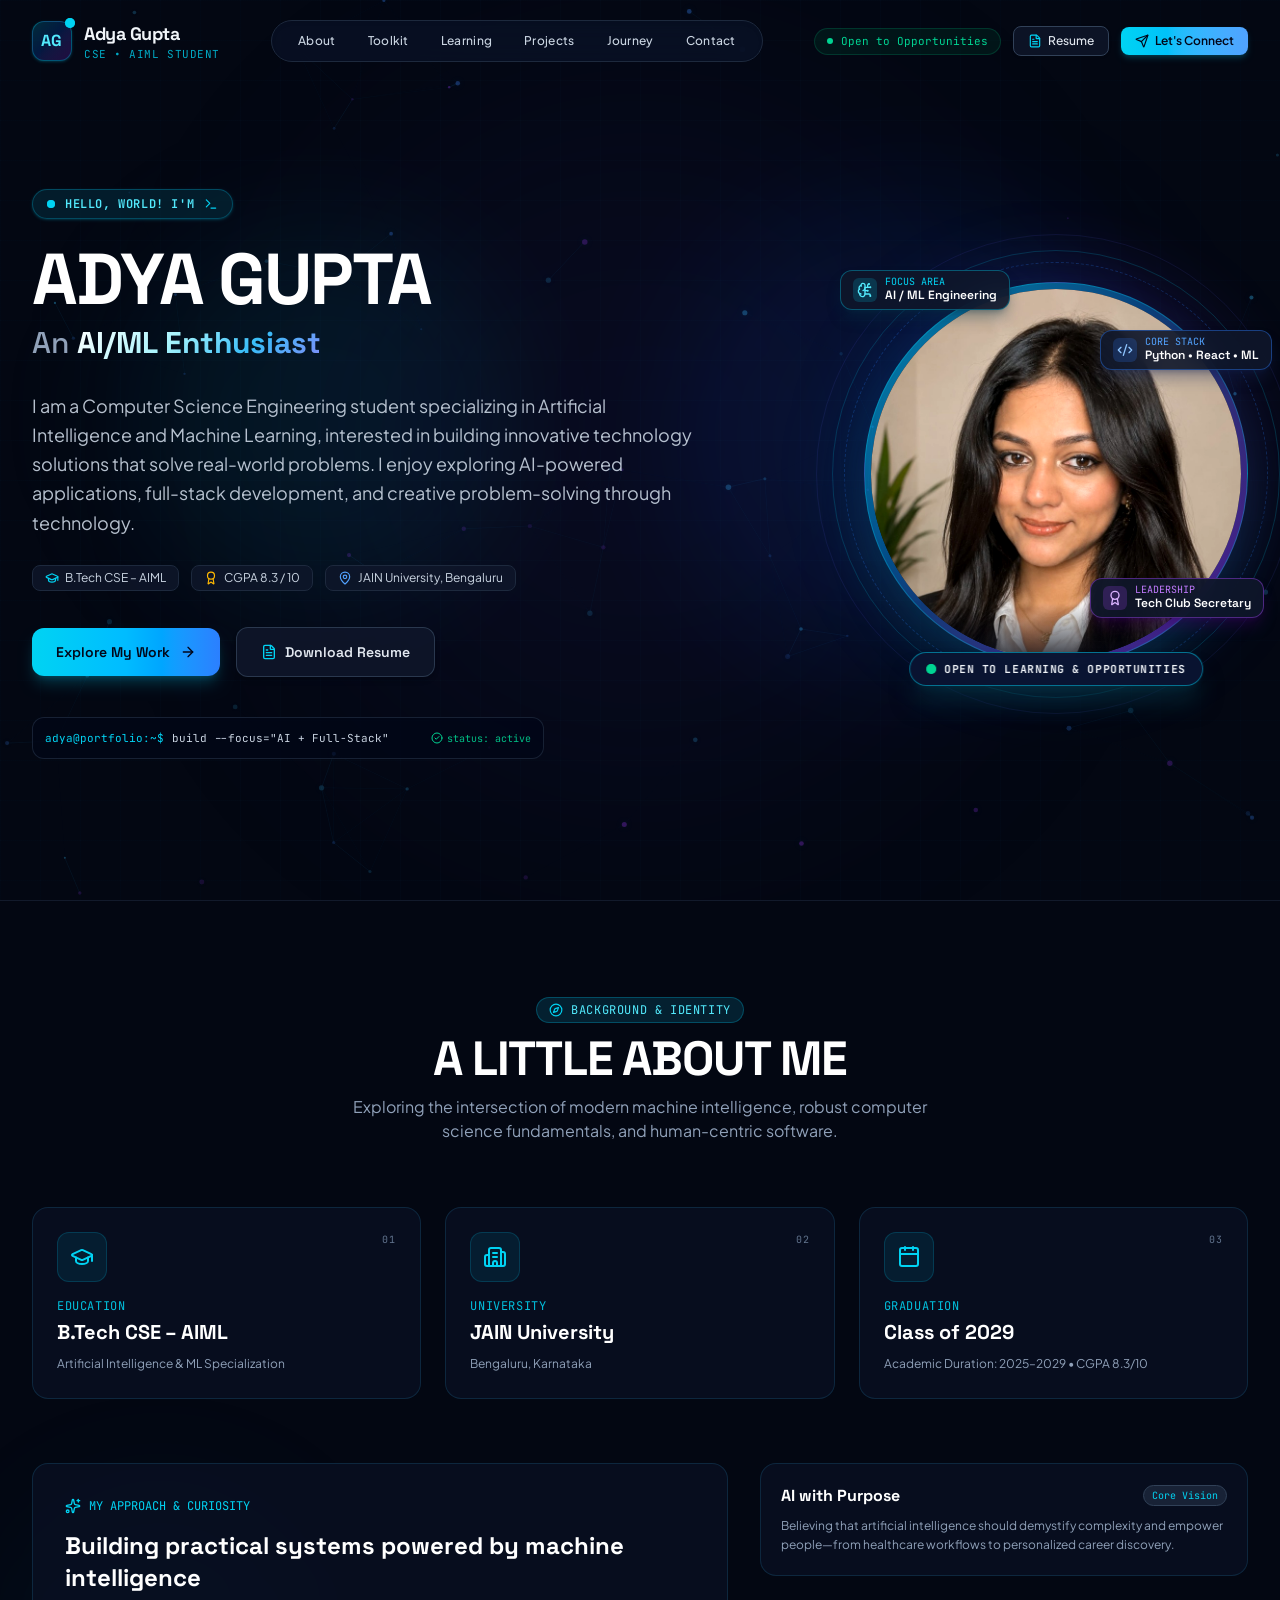
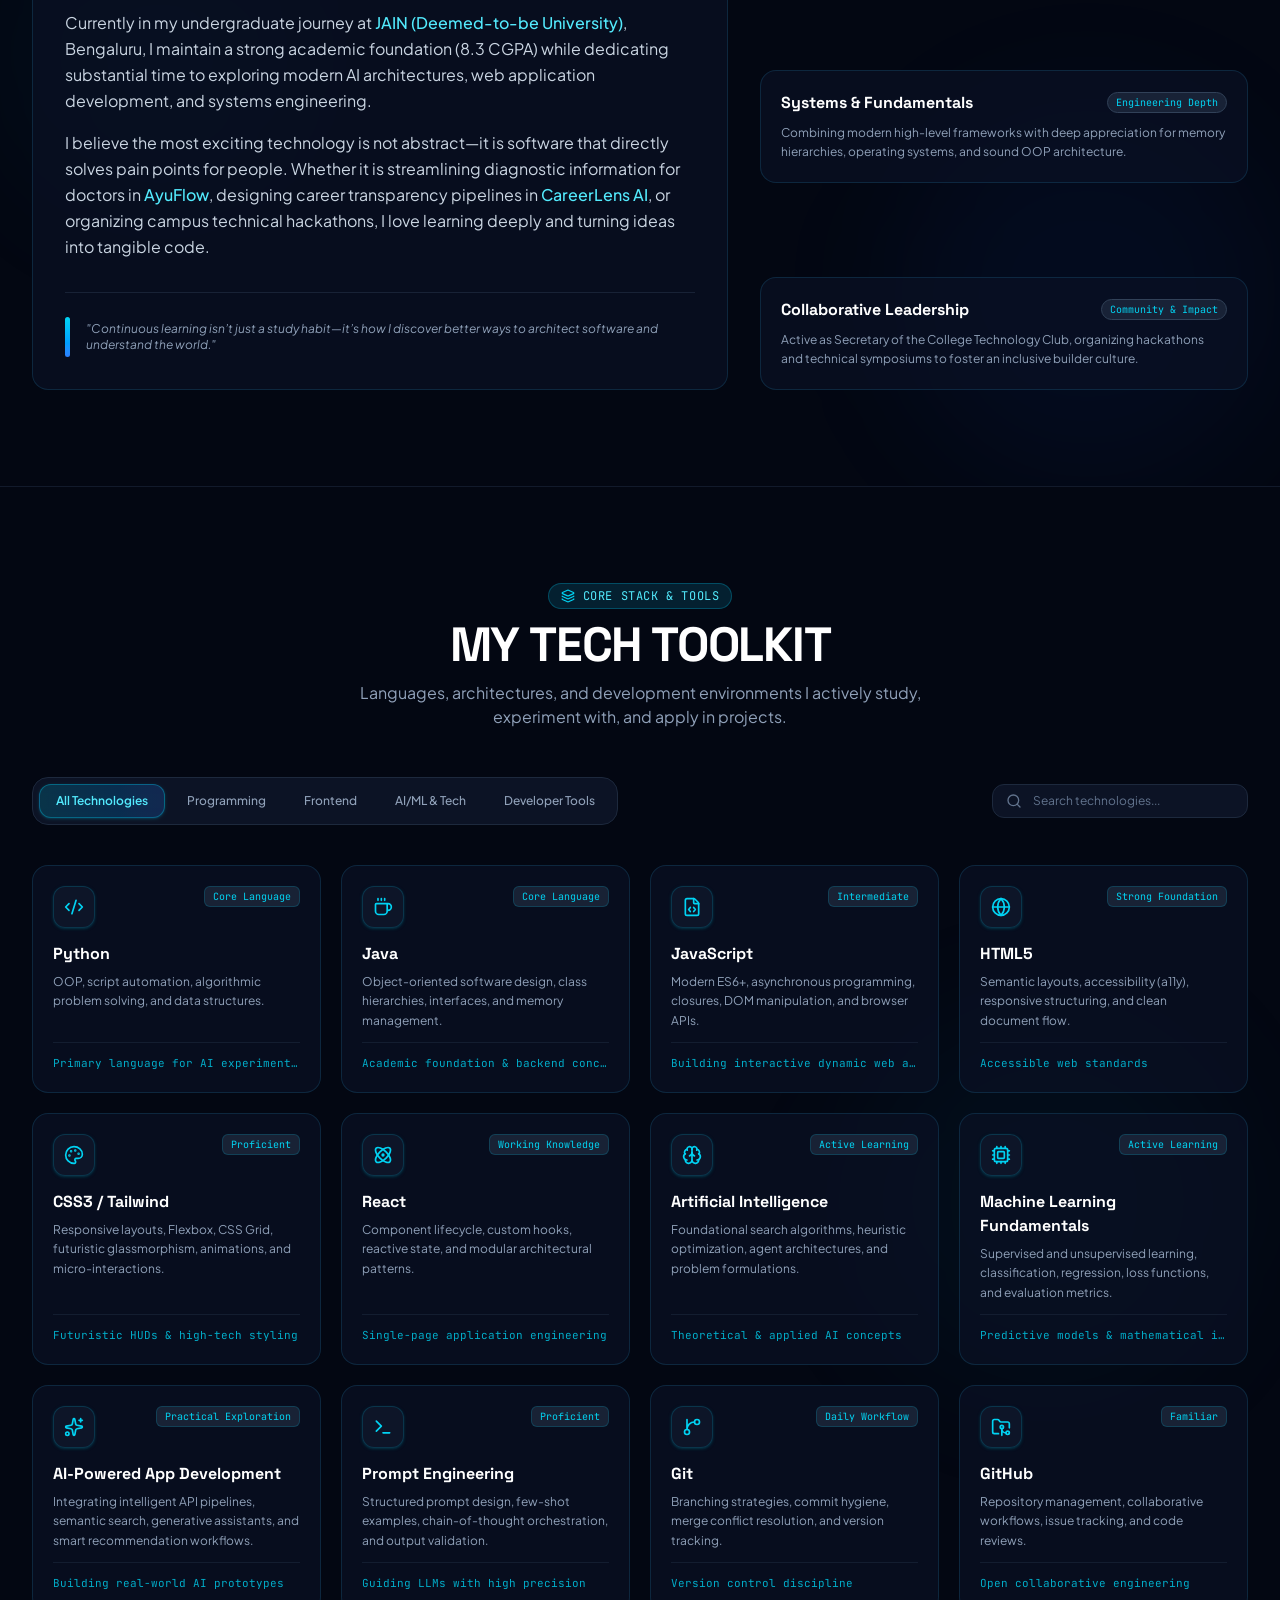
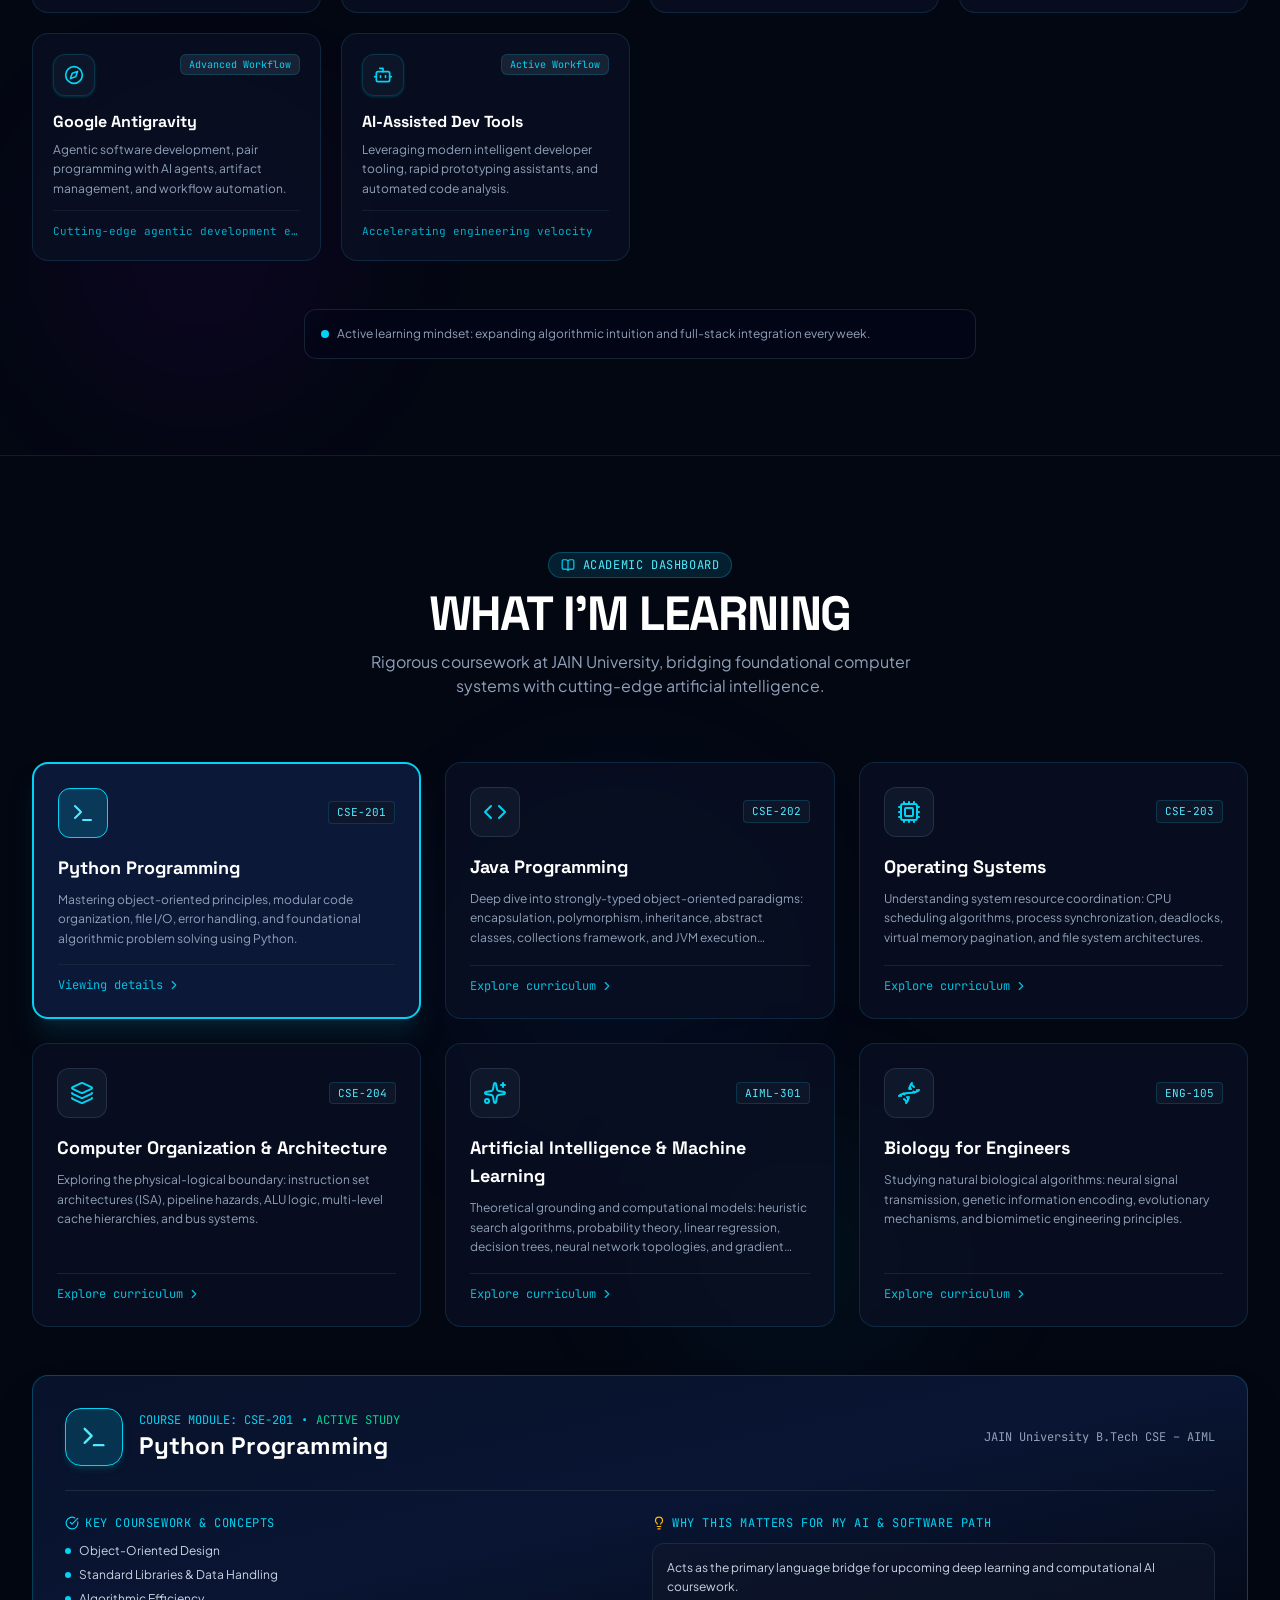
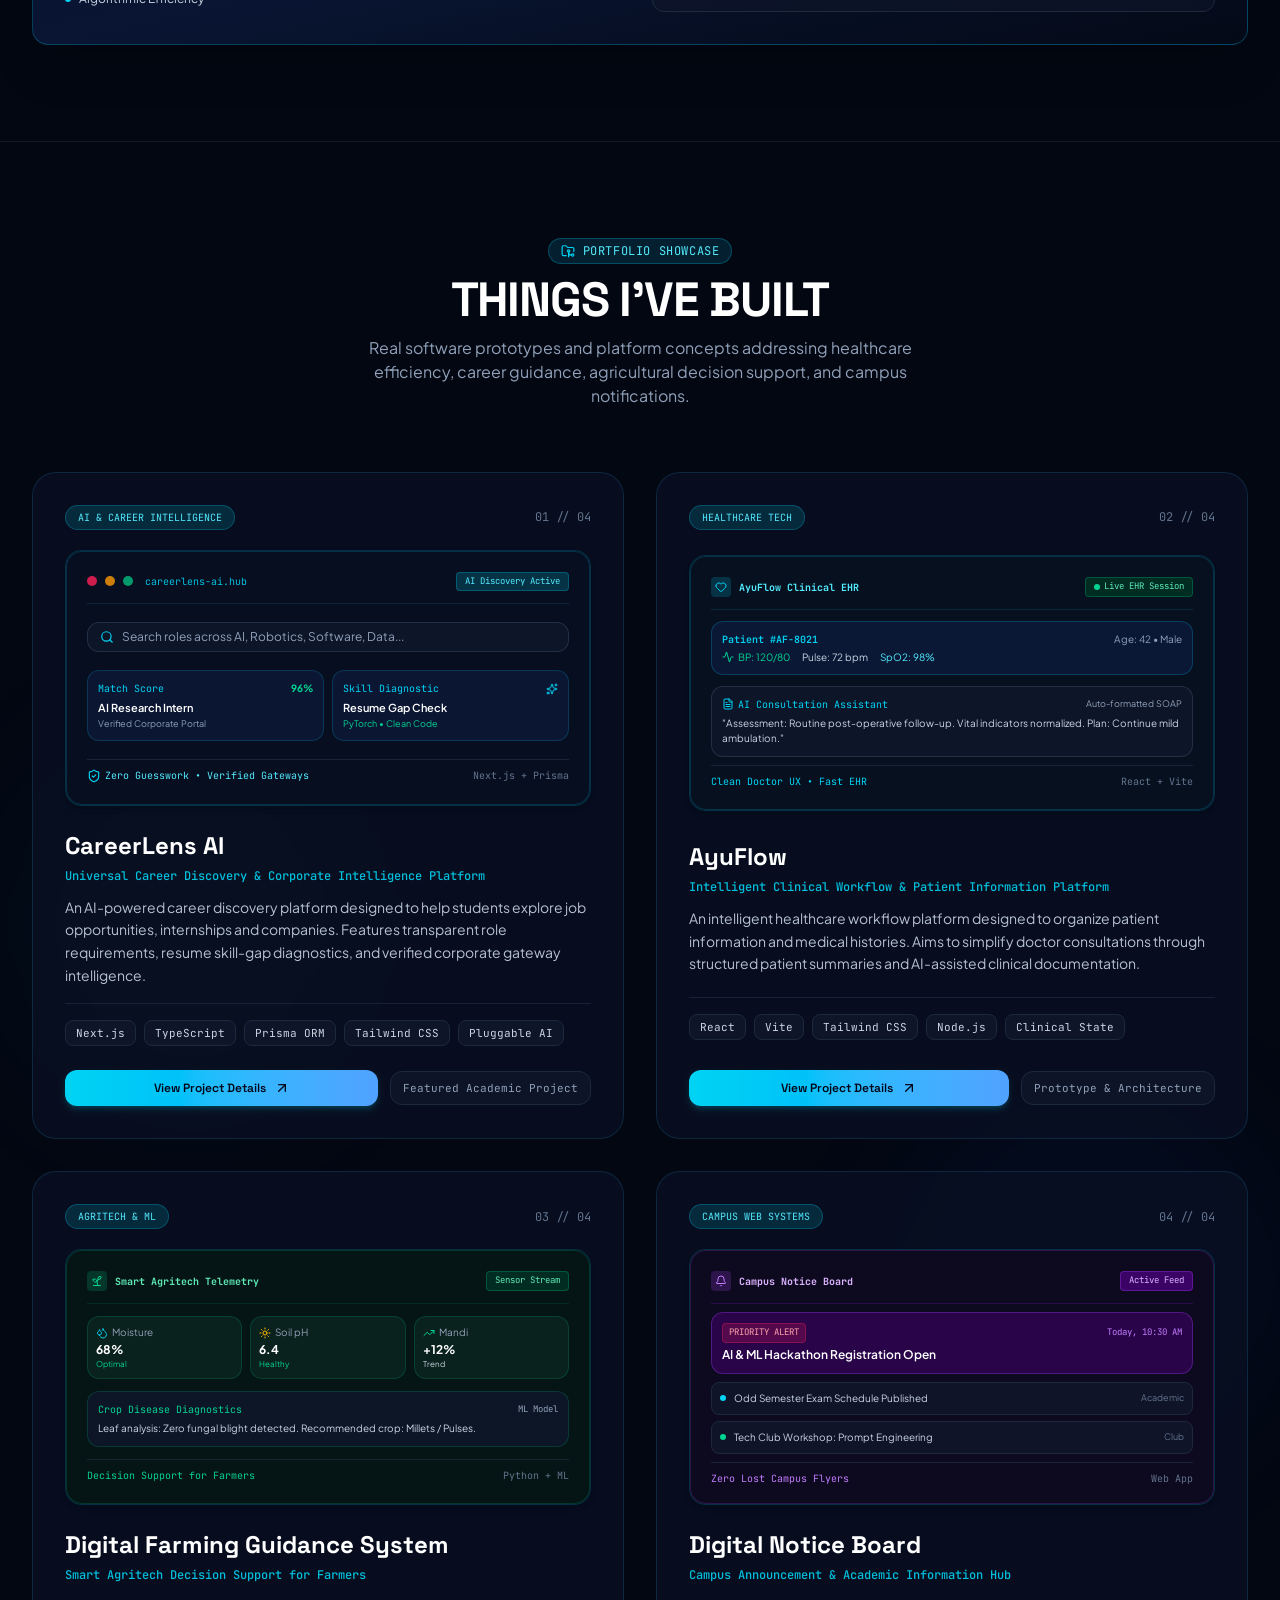
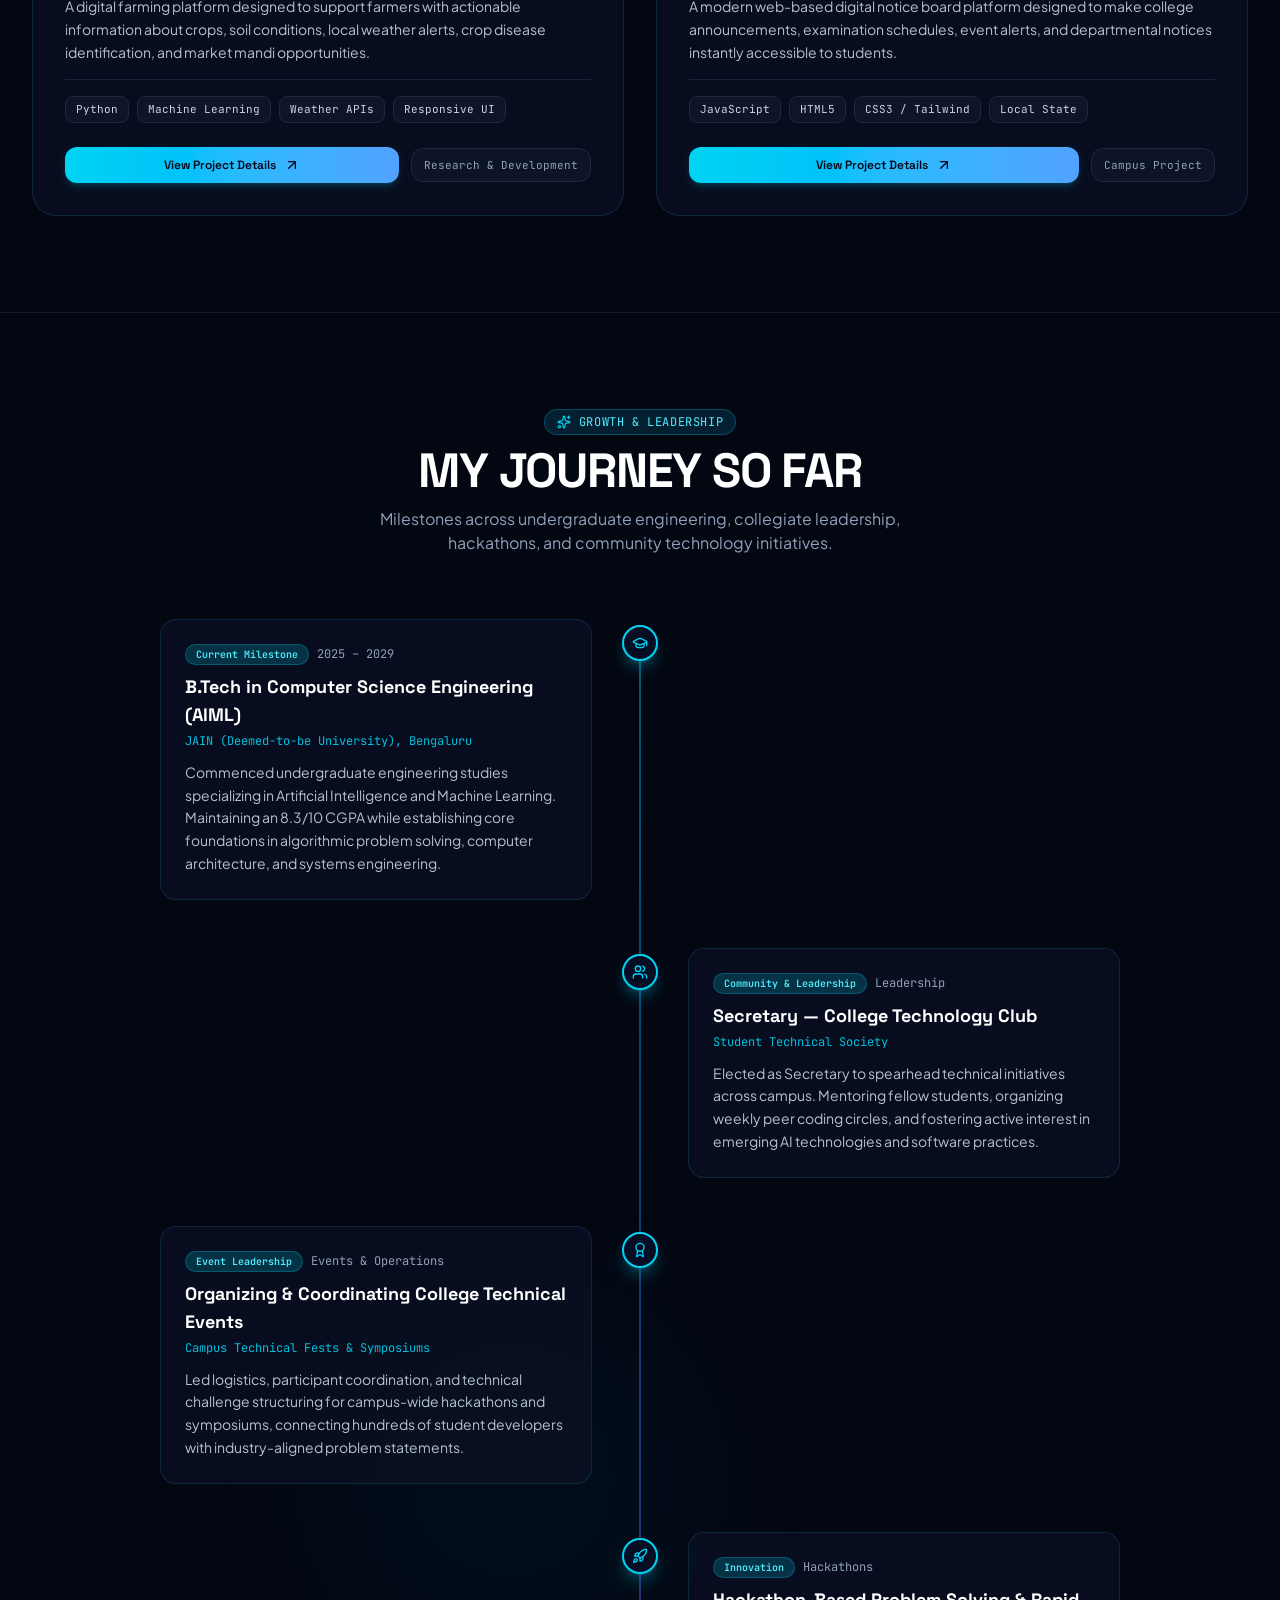
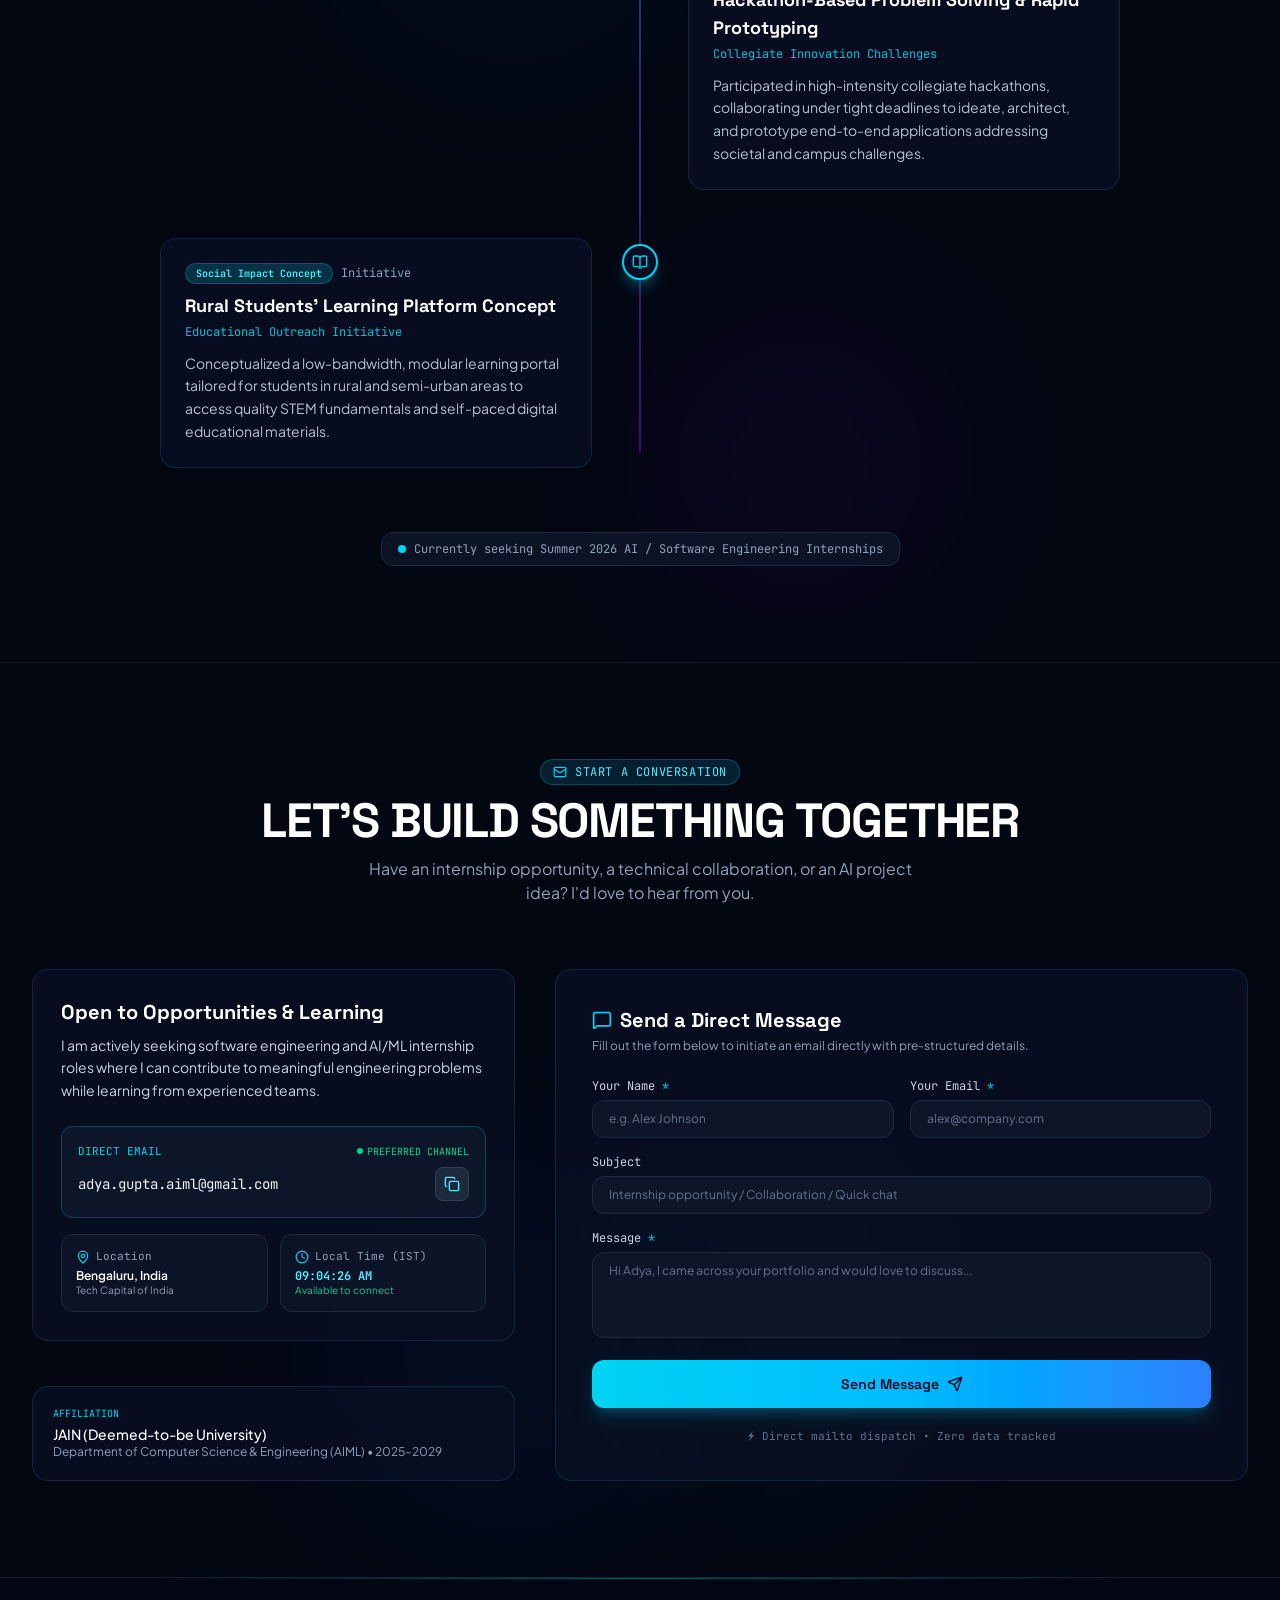
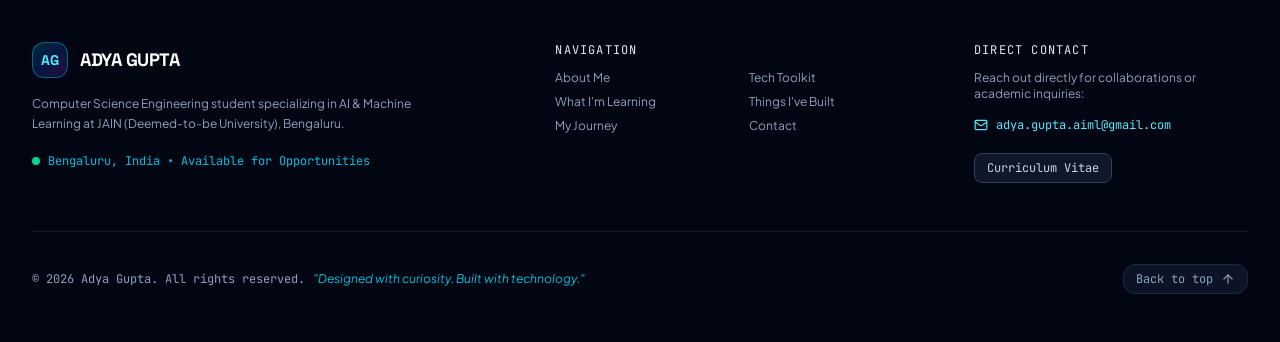
<file: index.html>
<!doctype html>
<html lang="en" class="scroll-smooth">
  <head>
    <meta charset="UTF-8" />
    <link rel="icon" type="image/svg+xml" href="data:image/svg+xml,<svg xmlns='http://www.w3.org/2000/svg' viewBox='0 0 100 100'><rect width='100' height='100' rx='25' fill='%23050c1f'/><circle cx='50' cy='50' r='32' stroke='%2306b6d4' stroke-width='4' fill='none'/><circle cx='50' cy='50' r='14' fill='%233b82f6'/><path d='M35 50h30M50 35v30' stroke='%2338bdf8' stroke-width='3'/></svg>" />
    <meta name="viewport" content="width=device-width, initial-scale=1.0" />
    <meta name="description" content="Adya Gupta — B.Tech Computer Science Engineering (AI & ML) student at JAIN University, Bengaluru. Aspiring AI/ML Engineer and Full-Stack Developer." />
    <meta name="theme-color" content="#030712" />
    <title>Adya Gupta | AI/ML Student & Developer Portfolio</title>
    
    <!-- Modern Tech Fonts -->
    <link rel="preconnect" href="https://fonts.googleapis.com">
    <link rel="preconnect" href="https://fonts.gstatic.com" crossorigin>
    <link href="https://fonts.googleapis.com/css2?family=JetBrains+Mono:wght@400;500;700&family=Plus+Jakarta+Sans:wght@300;400;500;600;700;800&family=Space+Grotesk:wght@400;500;600;700&display=swap" rel="stylesheet">
    <script type="module" crossorigin src="./assets/index-_04byHTU.js"></script>
    <link rel="stylesheet" crossorigin href="./assets/index-DSK23yyZ.css">
  </head>
  <body class="bg-[#030712] text-slate-200 antialiased selection:bg-cyan-500/30 selection:text-cyan-200 overflow-x-hidden font-sans">
    <div id="root"></div>
  </body>
</html>
</file>
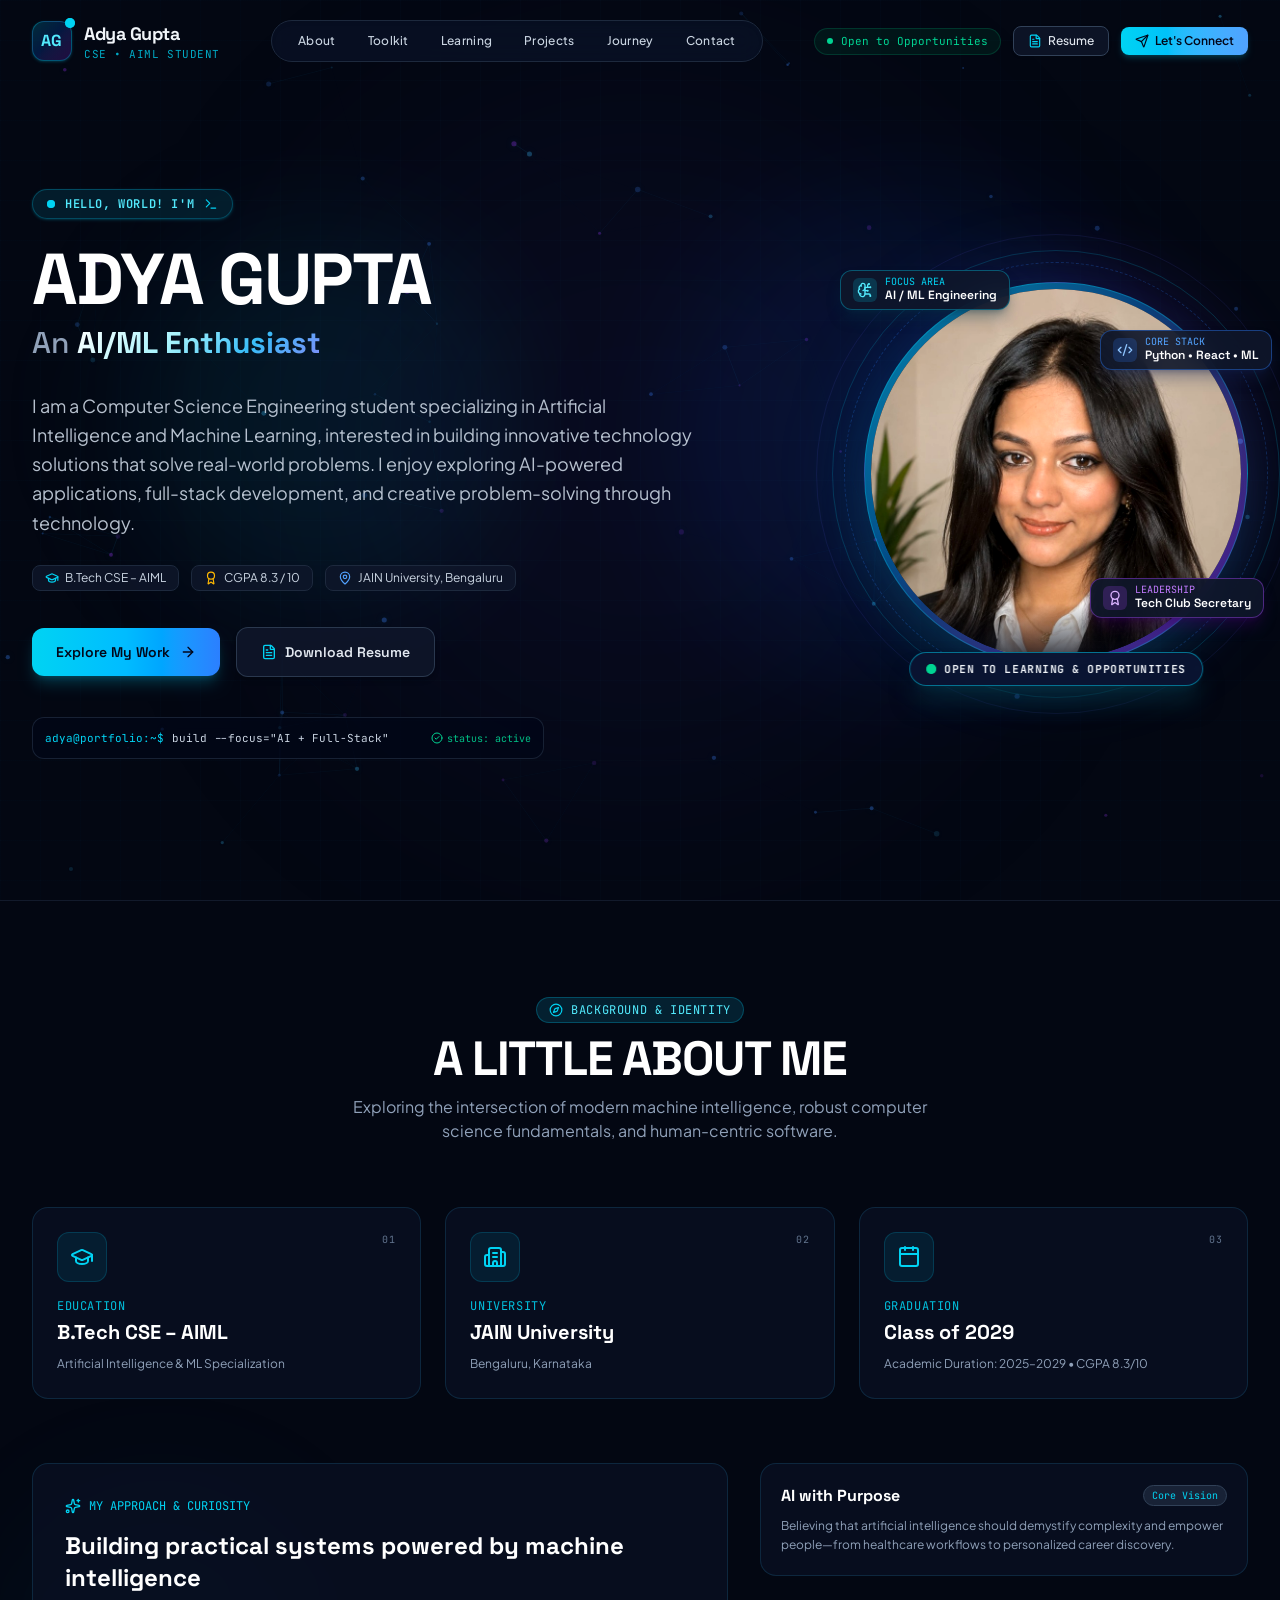
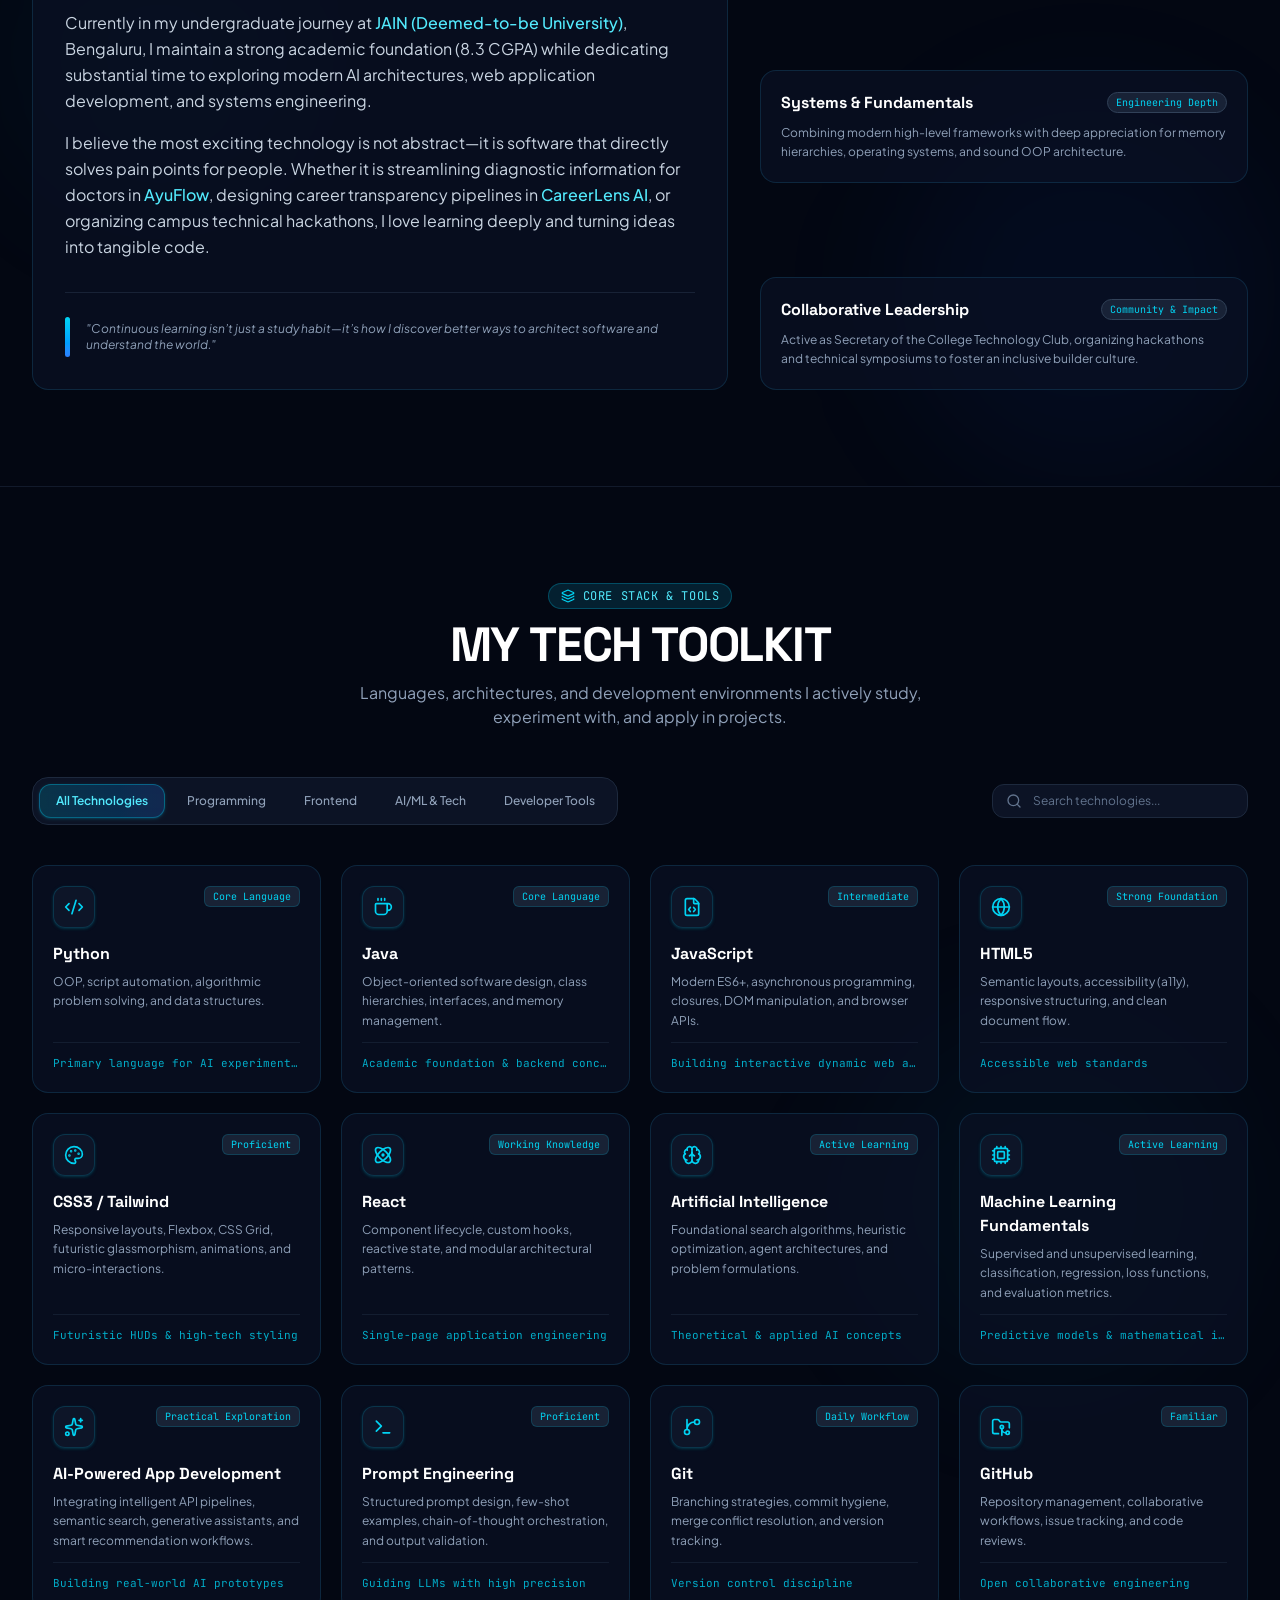
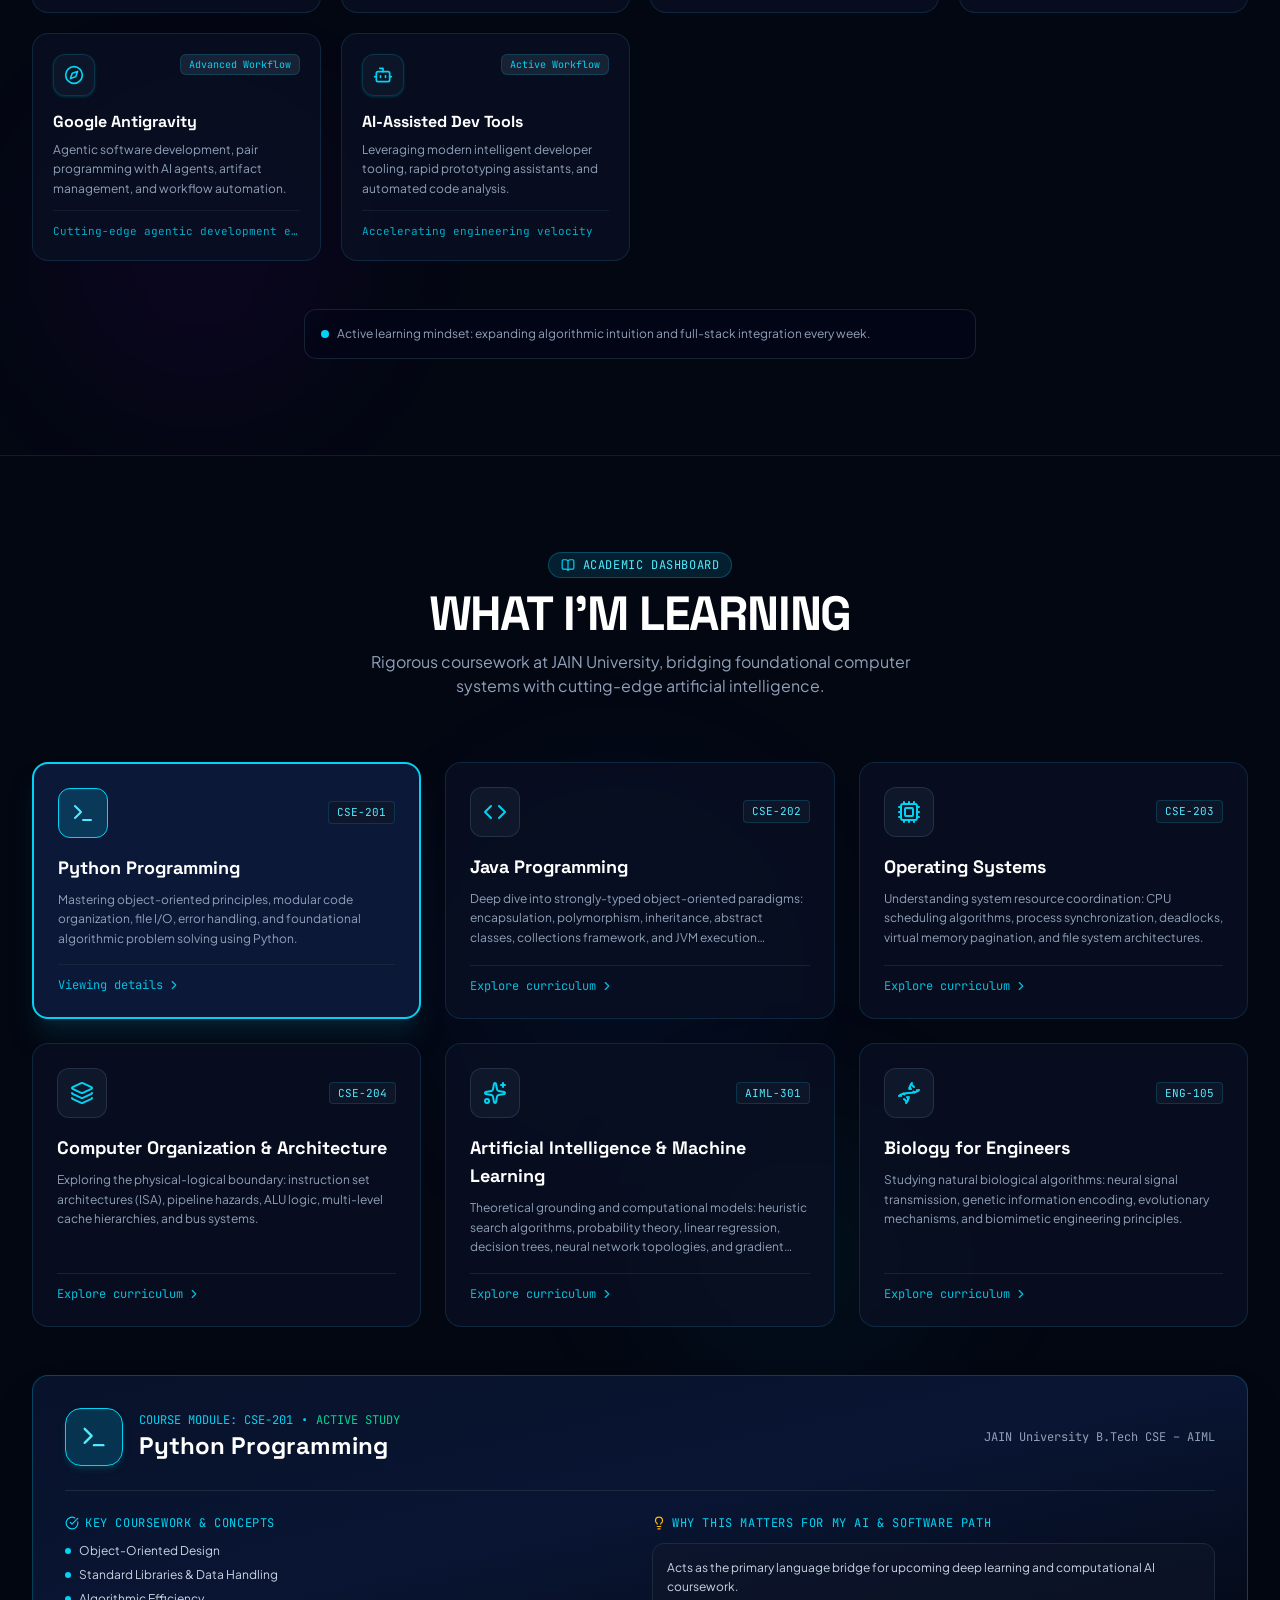
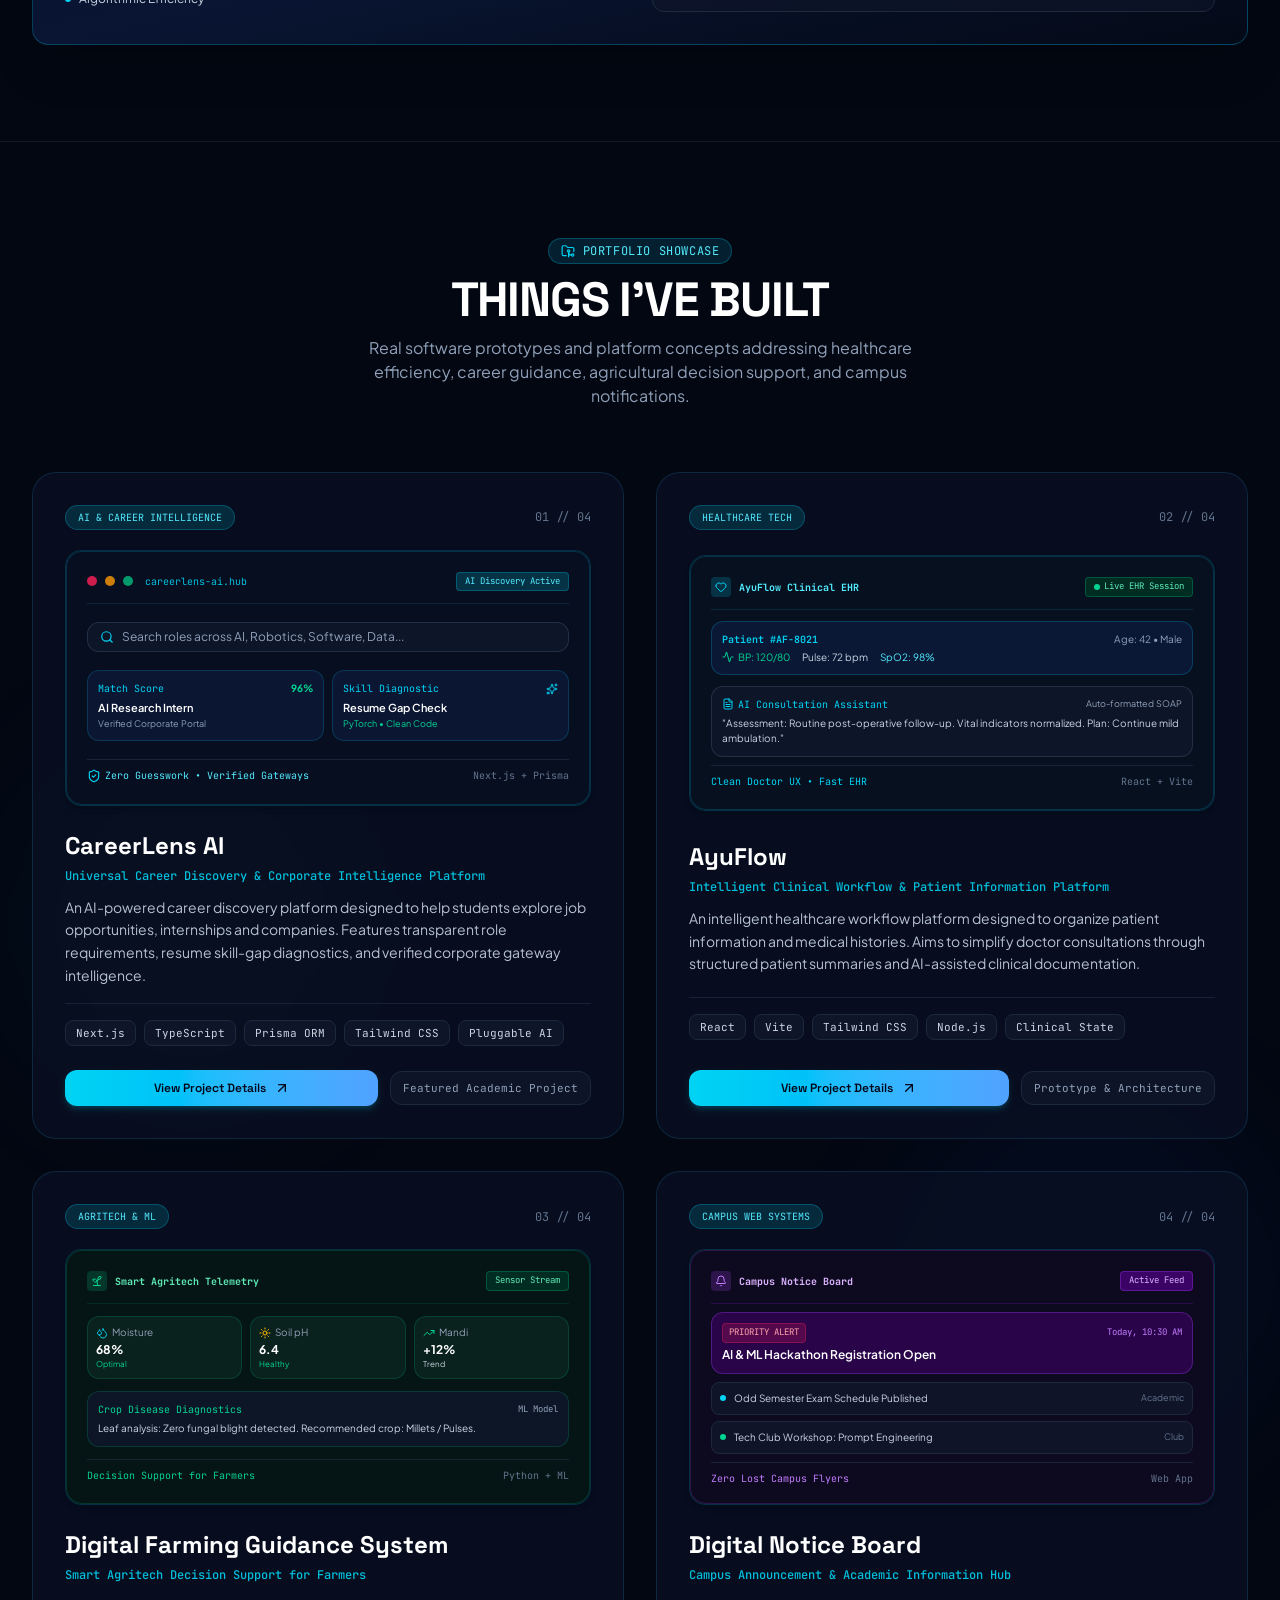
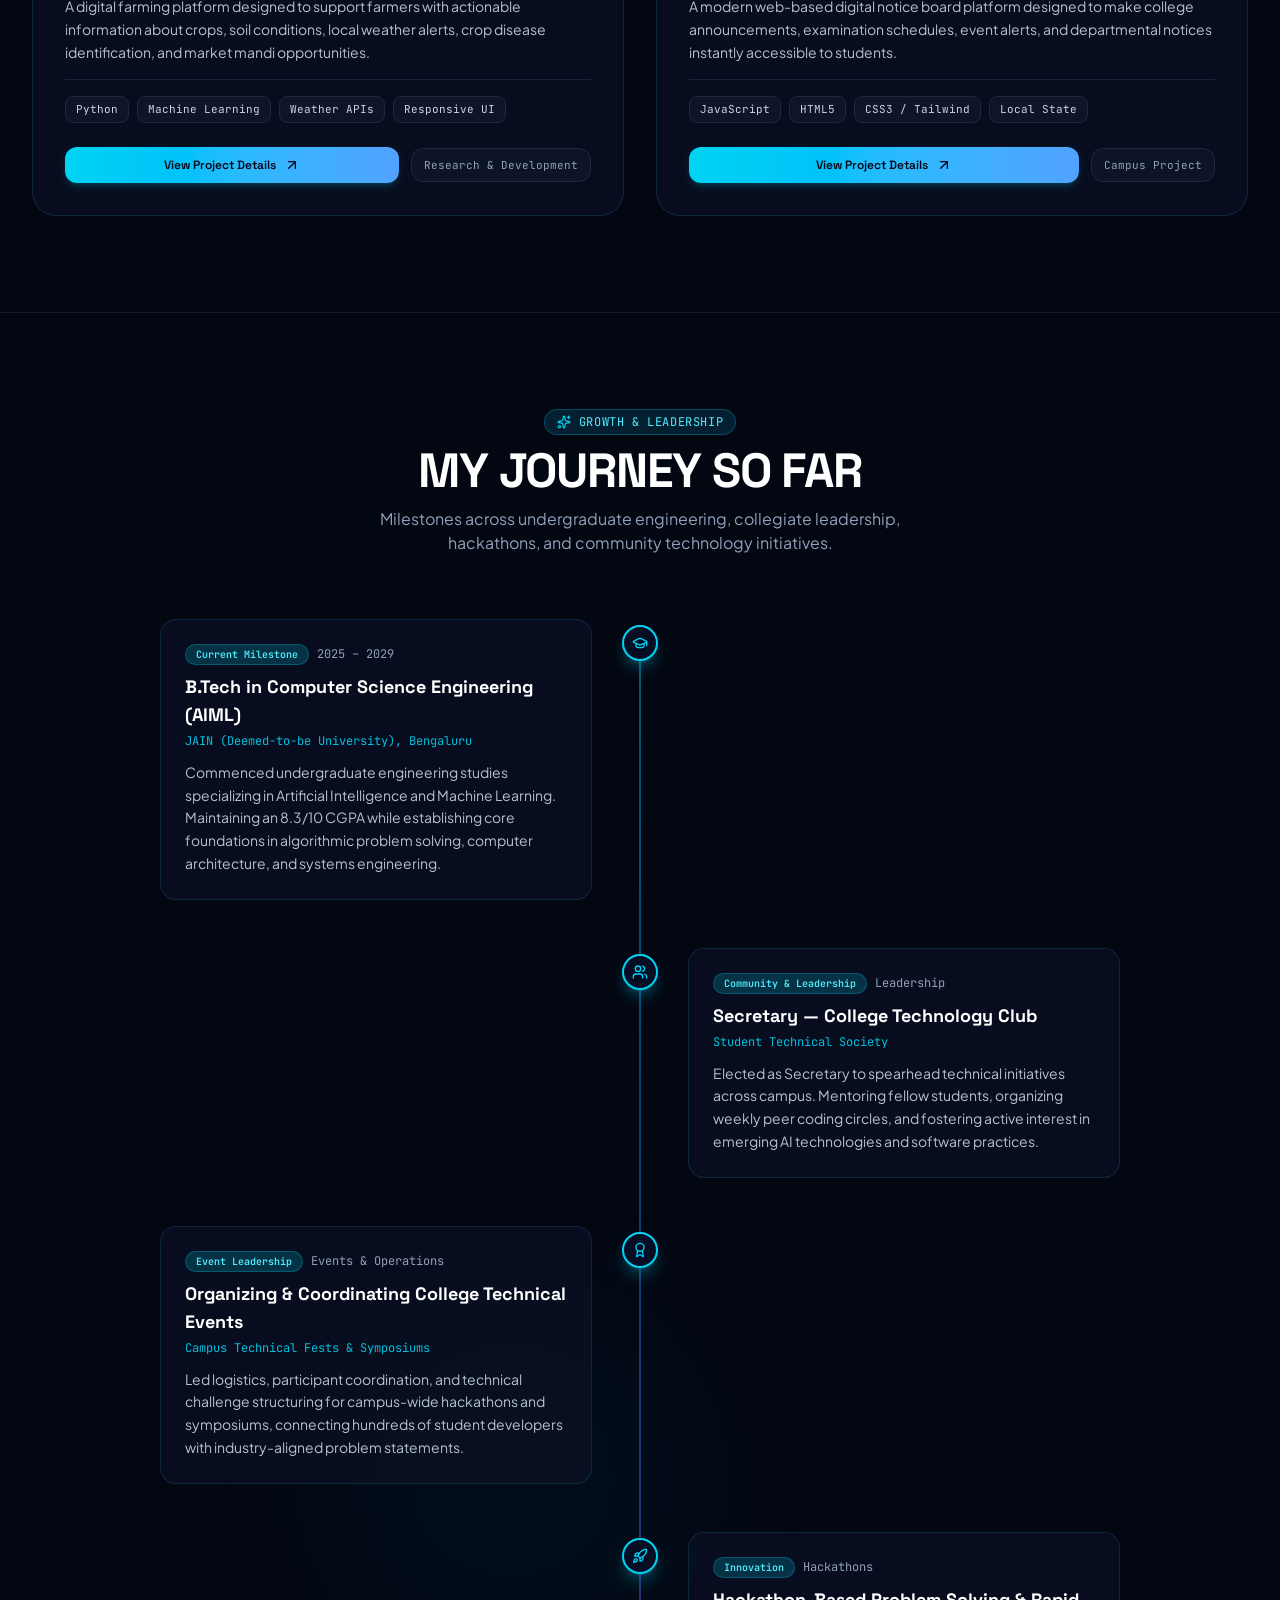
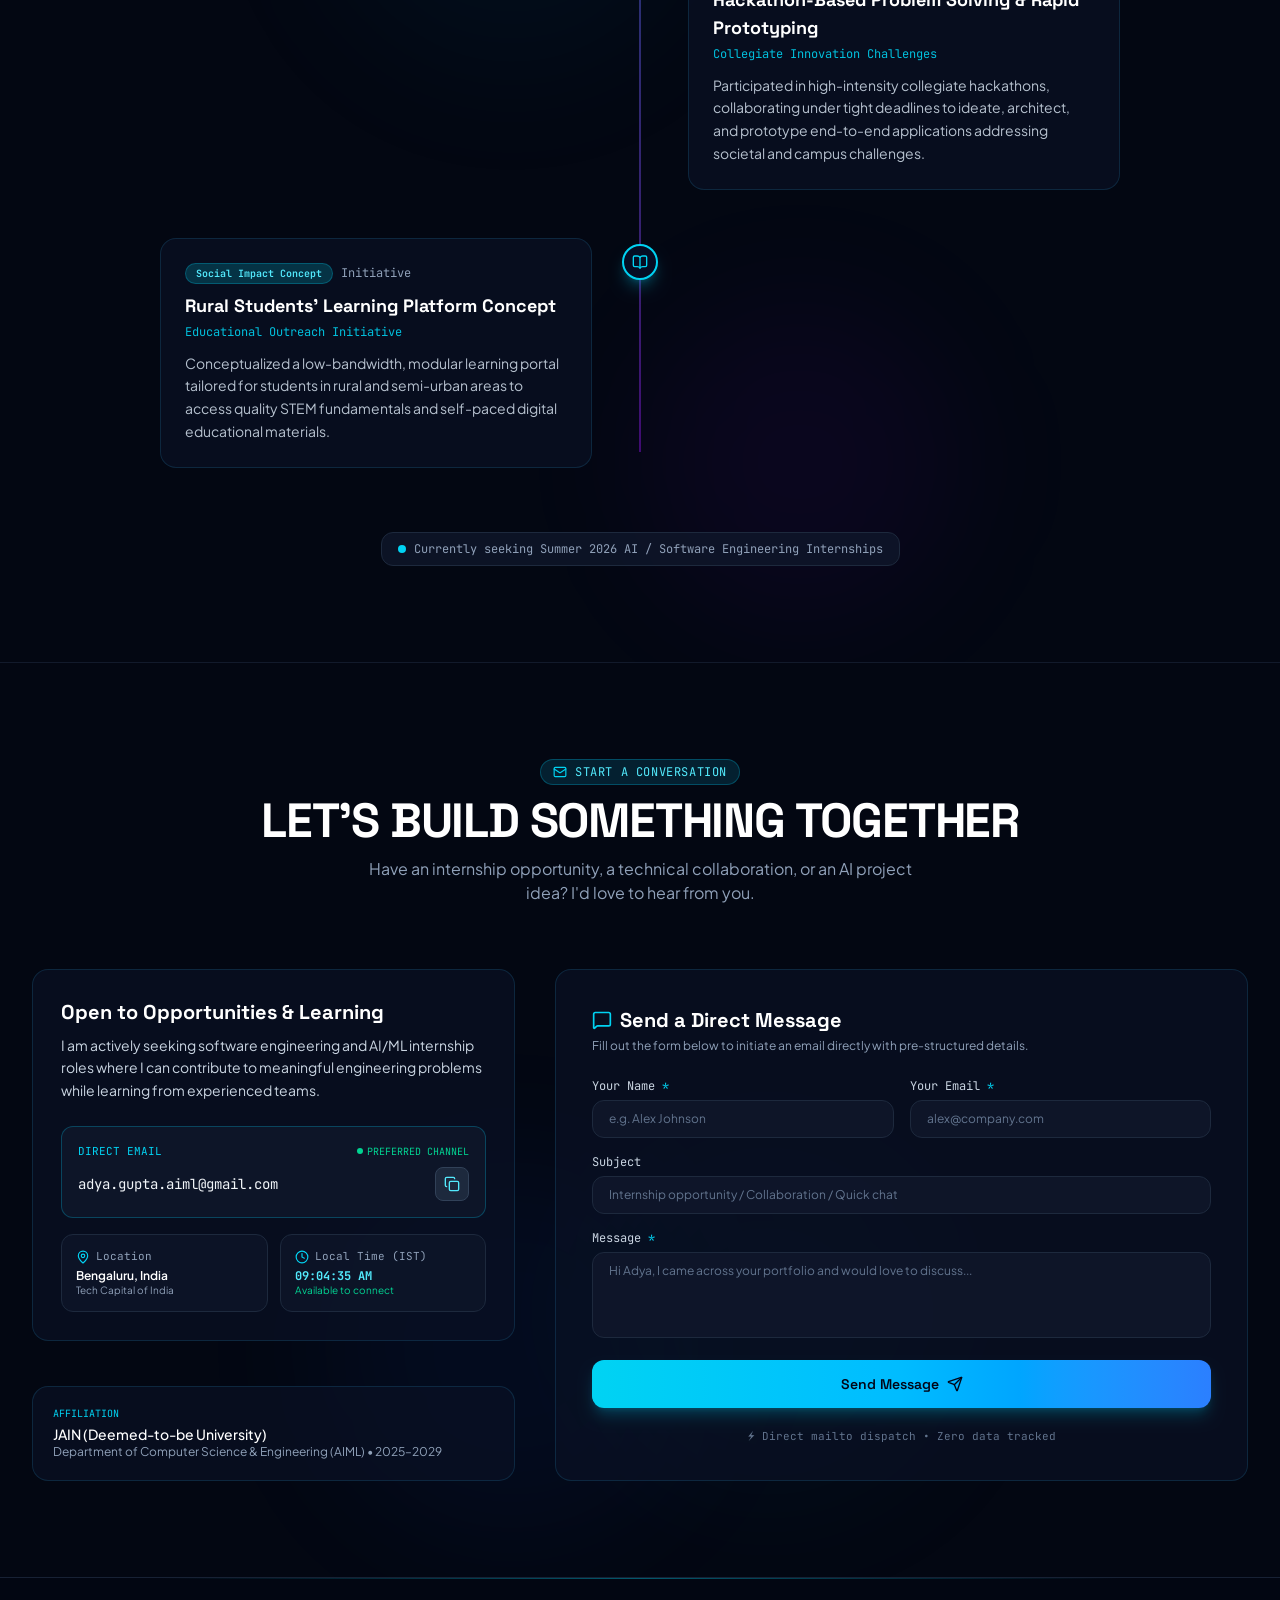
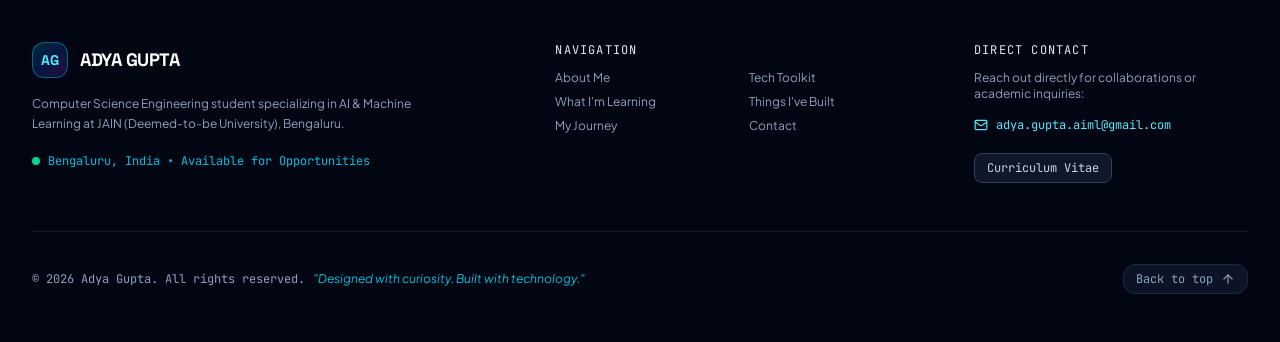
<file: 200.html>
<!doctype html>
<html lang="en" class="scroll-smooth">
  <head>
    <meta charset="UTF-8" />
    <link rel="icon" type="image/svg+xml" href="data:image/svg+xml,<svg xmlns='http://www.w3.org/2000/svg' viewBox='0 0 100 100'><rect width='100' height='100' rx='25' fill='%23050c1f'/><circle cx='50' cy='50' r='32' stroke='%2306b6d4' stroke-width='4' fill='none'/><circle cx='50' cy='50' r='14' fill='%233b82f6'/><path d='M35 50h30M50 35v30' stroke='%2338bdf8' stroke-width='3'/></svg>" />
    <meta name="viewport" content="width=device-width, initial-scale=1.0" />
    <meta name="description" content="Adya Gupta — B.Tech Computer Science Engineering (AI & ML) student at JAIN University, Bengaluru. Aspiring AI/ML Engineer and Full-Stack Developer." />
    <meta name="theme-color" content="#030712" />
    <title>Adya Gupta | AI/ML Student & Developer Portfolio</title>
    
    <!-- Modern Tech Fonts -->
    <link rel="preconnect" href="https://fonts.googleapis.com">
    <link rel="preconnect" href="https://fonts.gstatic.com" crossorigin>
    <link href="https://fonts.googleapis.com/css2?family=JetBrains+Mono:wght@400;500;700&family=Plus+Jakarta+Sans:wght@300;400;500;600;700;800&family=Space+Grotesk:wght@400;500;600;700&display=swap" rel="stylesheet">
    <script type="module" crossorigin src="/assets/index-_04byHTU.js"></script>
    <link rel="stylesheet" crossorigin href="/assets/index-DSK23yyZ.css">
  </head>
  <body class="bg-[#030712] text-slate-200 antialiased selection:bg-cyan-500/30 selection:text-cyan-200 overflow-x-hidden font-sans">
    <div id="root"></div>
  </body>
</html>
</file>
